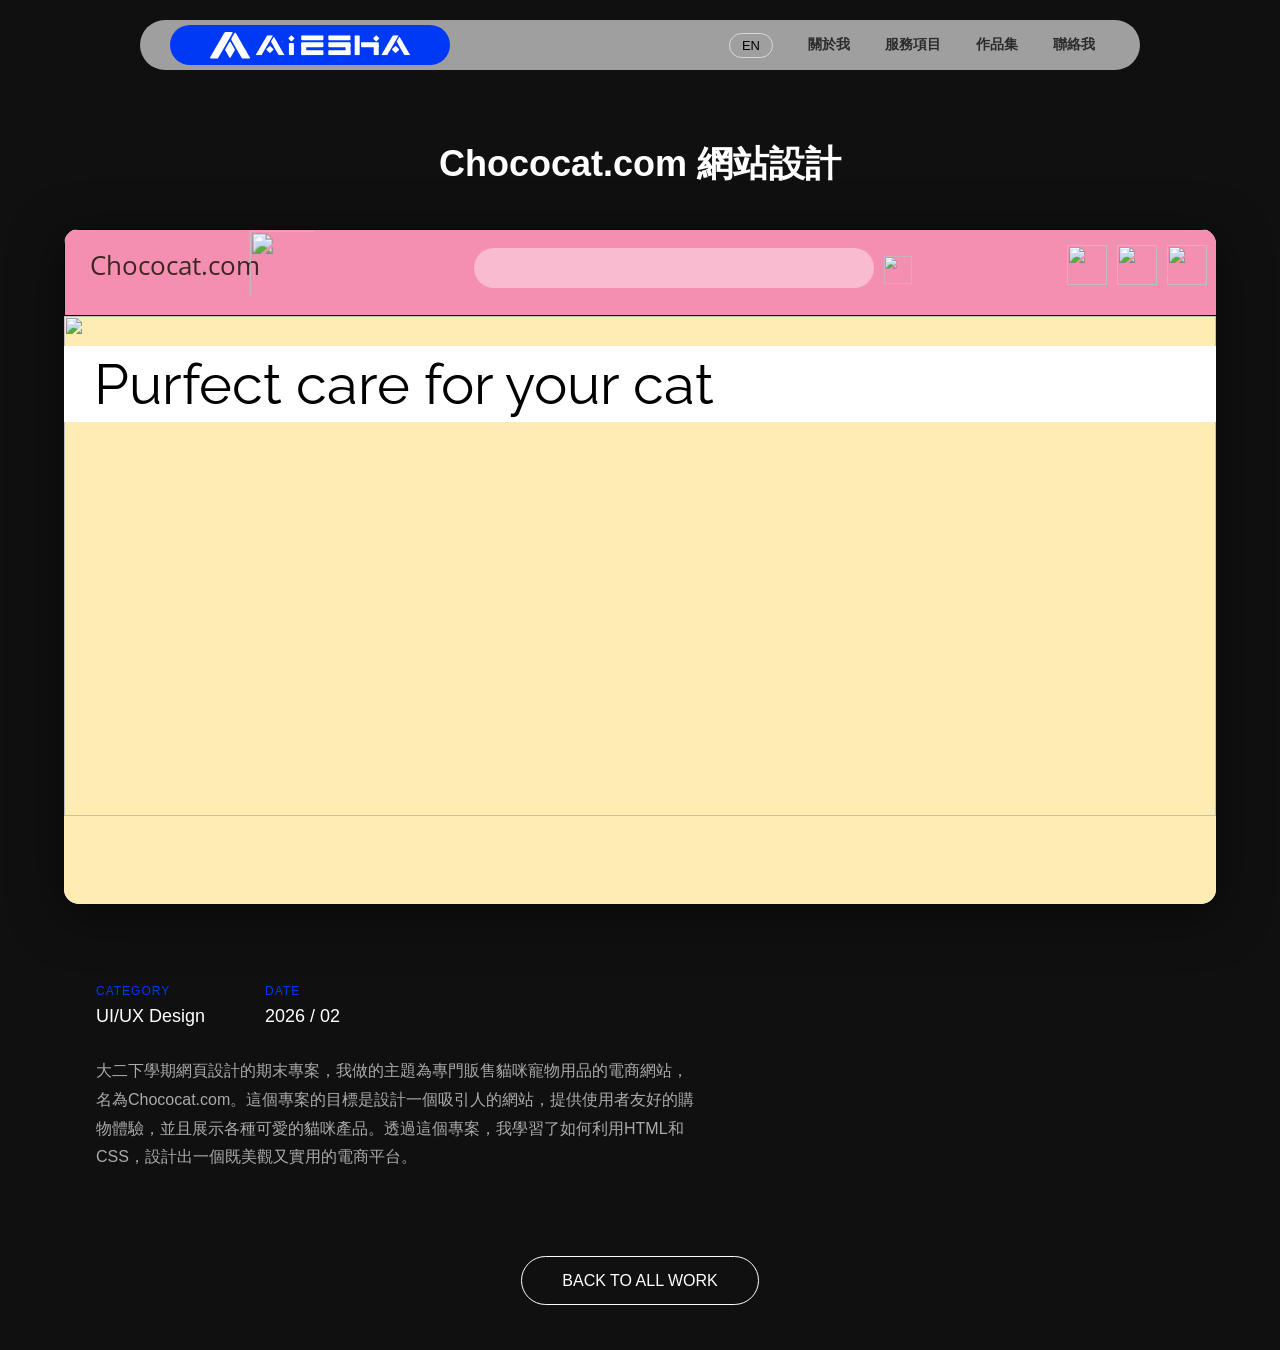
<file: project-detail-4.html>
<!DOCTYPE html>
<html lang="zh-Hant">
<head>
    <meta charset="UTF-8">
    <meta name="viewport" content="width=device-width, initial-scale=1.0">
    <title>Project 4 - Chococat.com | AIESHA</title>
    <link rel="stylesheet" href="style.css"> 
    <link href="https://fonts.googleapis.com/css2?family=Italiana&display=swap" rel="stylesheet">
    <style>
        /* 針對此頁面的微調 */
        .detail-page-iframe {
            padding-top: 100px; /* 預留給固定 Navbar 的空間 */
            background-color: #101010;
        }

        .project-header-simple {
            padding: 40px 0;
            text-align: center;
            color: white;
        }

        .project-header-simple h1 {
            font-family: 'Italiana', serif;
            font-size: 36px;
        }

        /* 內嵌視窗容器 */
        .iframe-container {
            width: 90%;
            max-width: 1200px;
            height: 75vh; /* 視窗高度佔螢幕 75% */
            margin: 0 auto 40px auto;
            border-radius: 15px;
            overflow: hidden; /* 確保圓角效果 */
            background: #fff;
            box-shadow: 0 10px 50px rgba(0,0,0,0.5);
        }

        iframe {
            width: 100%;
            height: 100%;
            border: none;
        }

        .detail-footer {
            padding: 60px 0;
            text-align: center;
        }
    </style>
</head>
<body class="subpage-body">

<header class="header-wrapper">
    <div class="navbar-container">
        <nav class="navbar">
            <div id="nav-indicator"></div>

            <a href="index.html" id="logo-button" class="nav-logo">
                <img src="assets/logo.svg" alt="AIESHA Logo" class="main-logo">
            </a>

            <div class="nav-menu-wrapper">
                <button id="lang-switch" class="lang-switch-btn">EN</button>
                    <a href="index.html#about" class="nav-link">
                        <span class="lang-en">About Me</span>
                        <span class="lang-zh">關於我</span>
                    </a>
                    <a href="index.html#service" class="nav-link">
                        <span class="lang-en">Service</span>
                        <span class="lang-zh">服務項目</span>
                    </a>
                
                    <a href="index.html#my-work" class="nav-link">
                        <span class="lang-en">My Work</span>
                        <span class="lang-zh">作品集</span>
                    </a>
                    <a href="index.html#contact" class="nav-link">
                        <span class="lang-en">Contact</span>
                        <span class="lang-zh">聯絡我</span>
                    </a>
            </div>

            <div class="mobile-controls">
                <button id="lang-switch-mobile" class="mobile-lang-btn">EN</button>
                <div class="hamburger-menu" id="hamburger-toggle">
                    <span></span>
                    <span></span>
                    <span></span>
                </div>
            </div>
        </nav>
    </div>
</header>

    <main class="detail-page-iframe">
        <div class="project-header-simple">
            <h1 class="detail-title lang-en">Chococat.com Web Design</h1>
            <h1 class="detail-title lang-zh">Chococat.com 網站設計</h1>
        </div>

        <div class="iframe-container">
            <iframe src="assets/chococat/index.html" title="Chococat Project"></iframe>
        </div>

        <section class="detail-info-bottom">
            <div class="container">
                <div class="detail-meta">
                    <div class="meta-item">
                        <span>Category</span>
                        <p>UI/UX Design</p>
                    </div>
                    <div class="meta-item">
                        <span>Date</span>
                        <p>2026 / 02</p>
                    </div>
                </div>
                <p class="detail-description lang-en">
                    A final project for the web design course in the second semester of sophomore year, I created an e-commerce website specializing in cat pet supplies, named Chococat.com. The goal of this project was to design an attractive website that provides a user-friendly shopping experience and showcases various cute cat products. Through this project, I learned how to use HTML and CSS to create a visually appealing and functional e-commerce platform.
                </p>
                <p class="detail-description lang-zh">
                    大二下學期網頁設計的期末專案，我做的主題為專門販售貓咪寵物用品的電商網站，名為Chococat.com。這個專案的目標是設計一個吸引人的網站，提供使用者友好的購物體驗，並且展示各種可愛的貓咪產品。透過這個專案，我學習了如何利用HTML和CSS，設計出一個既美觀又實用的電商平台。
                </p>
            </div>
        </section>

        <section class="detail-footer">
            <a href="index.html#my-work" class="back-to-work">BACK TO ALL WORK</a>
        </section>
    </main>

    <script src="script.js"></script>
</body>
</html>
</file>
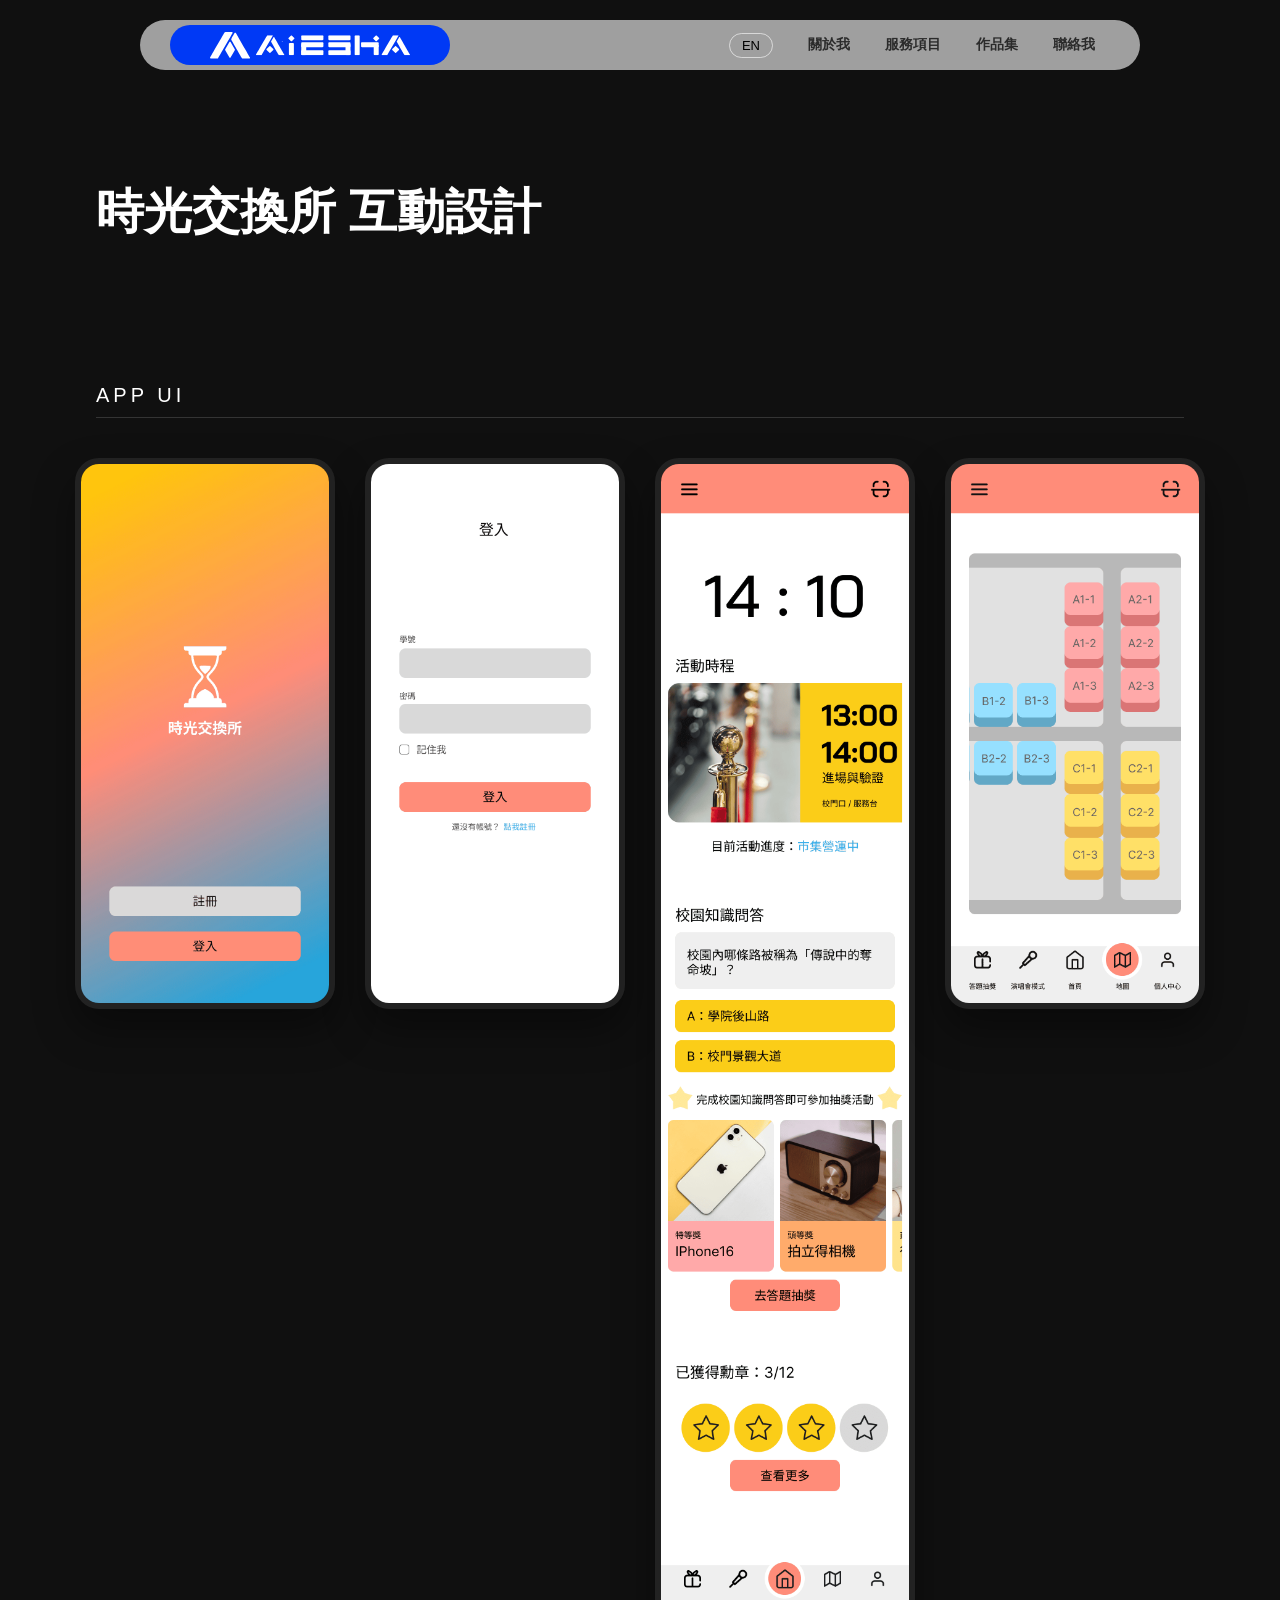
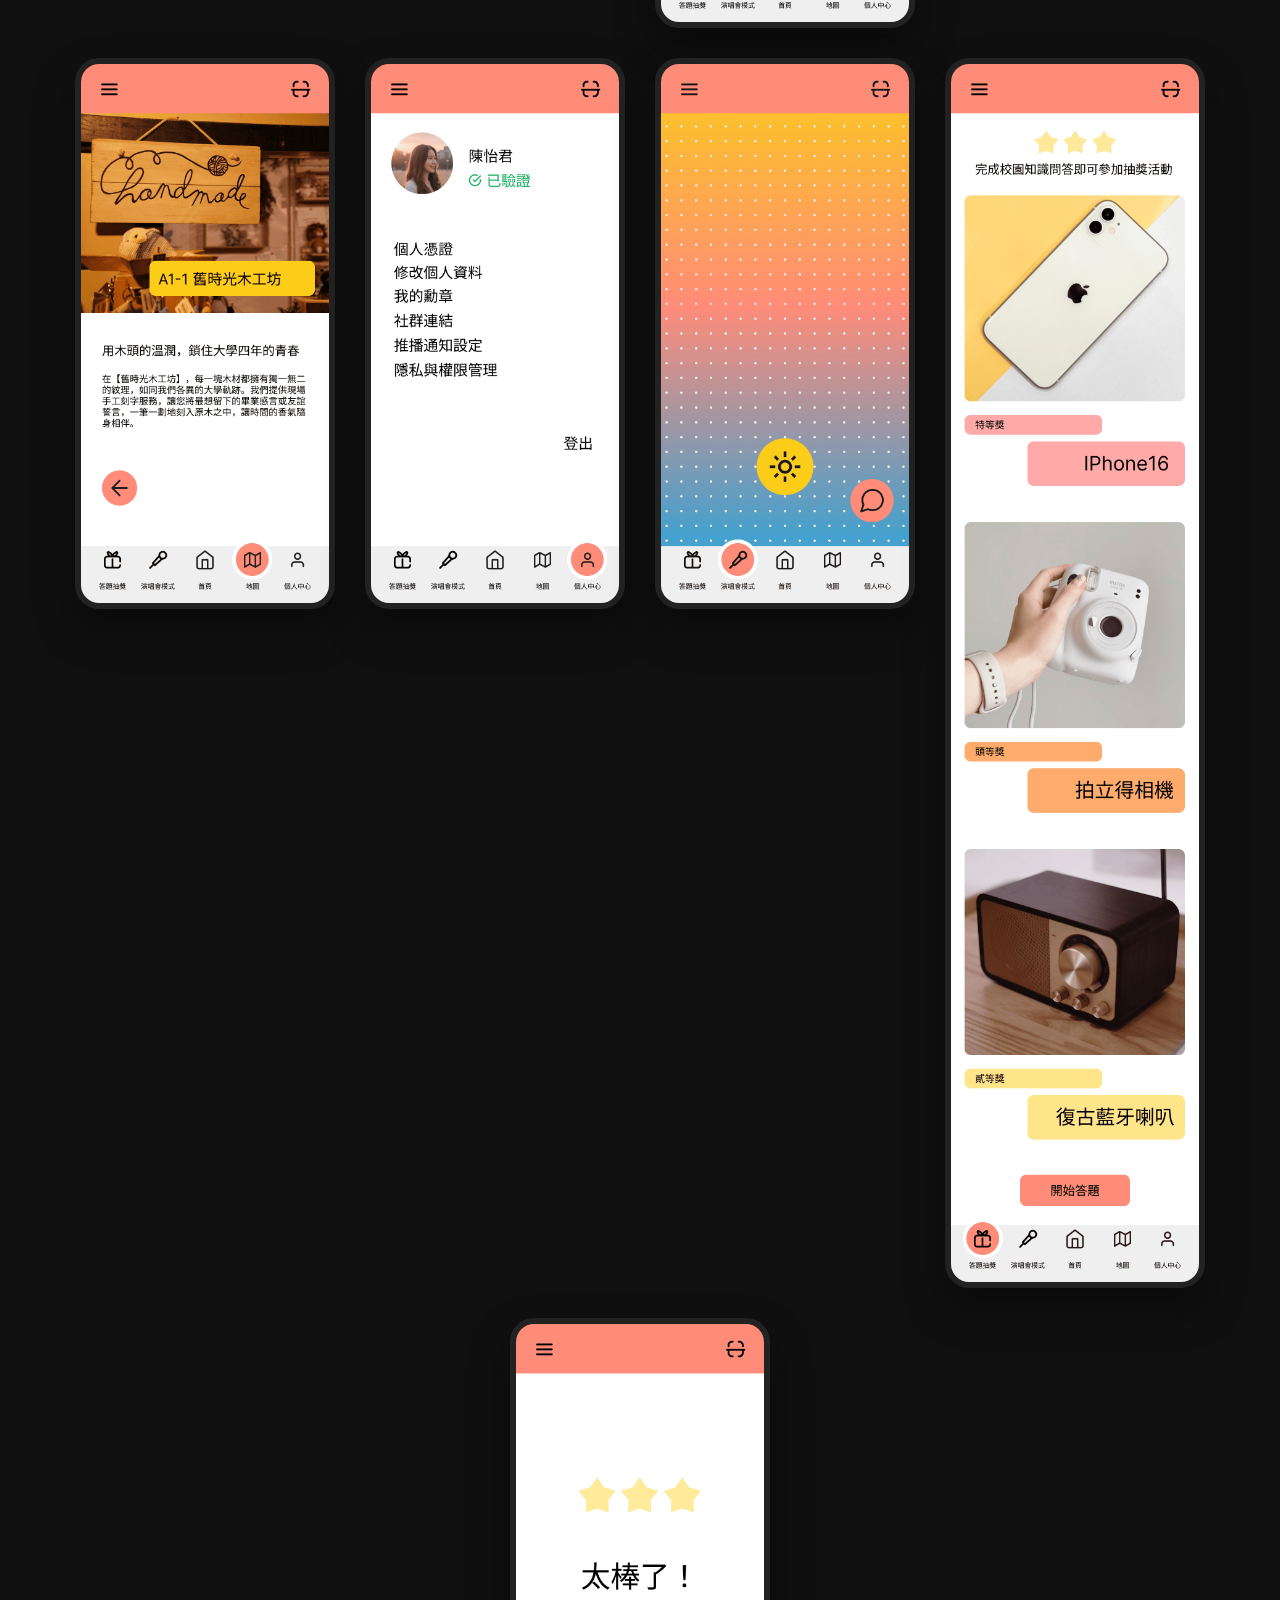
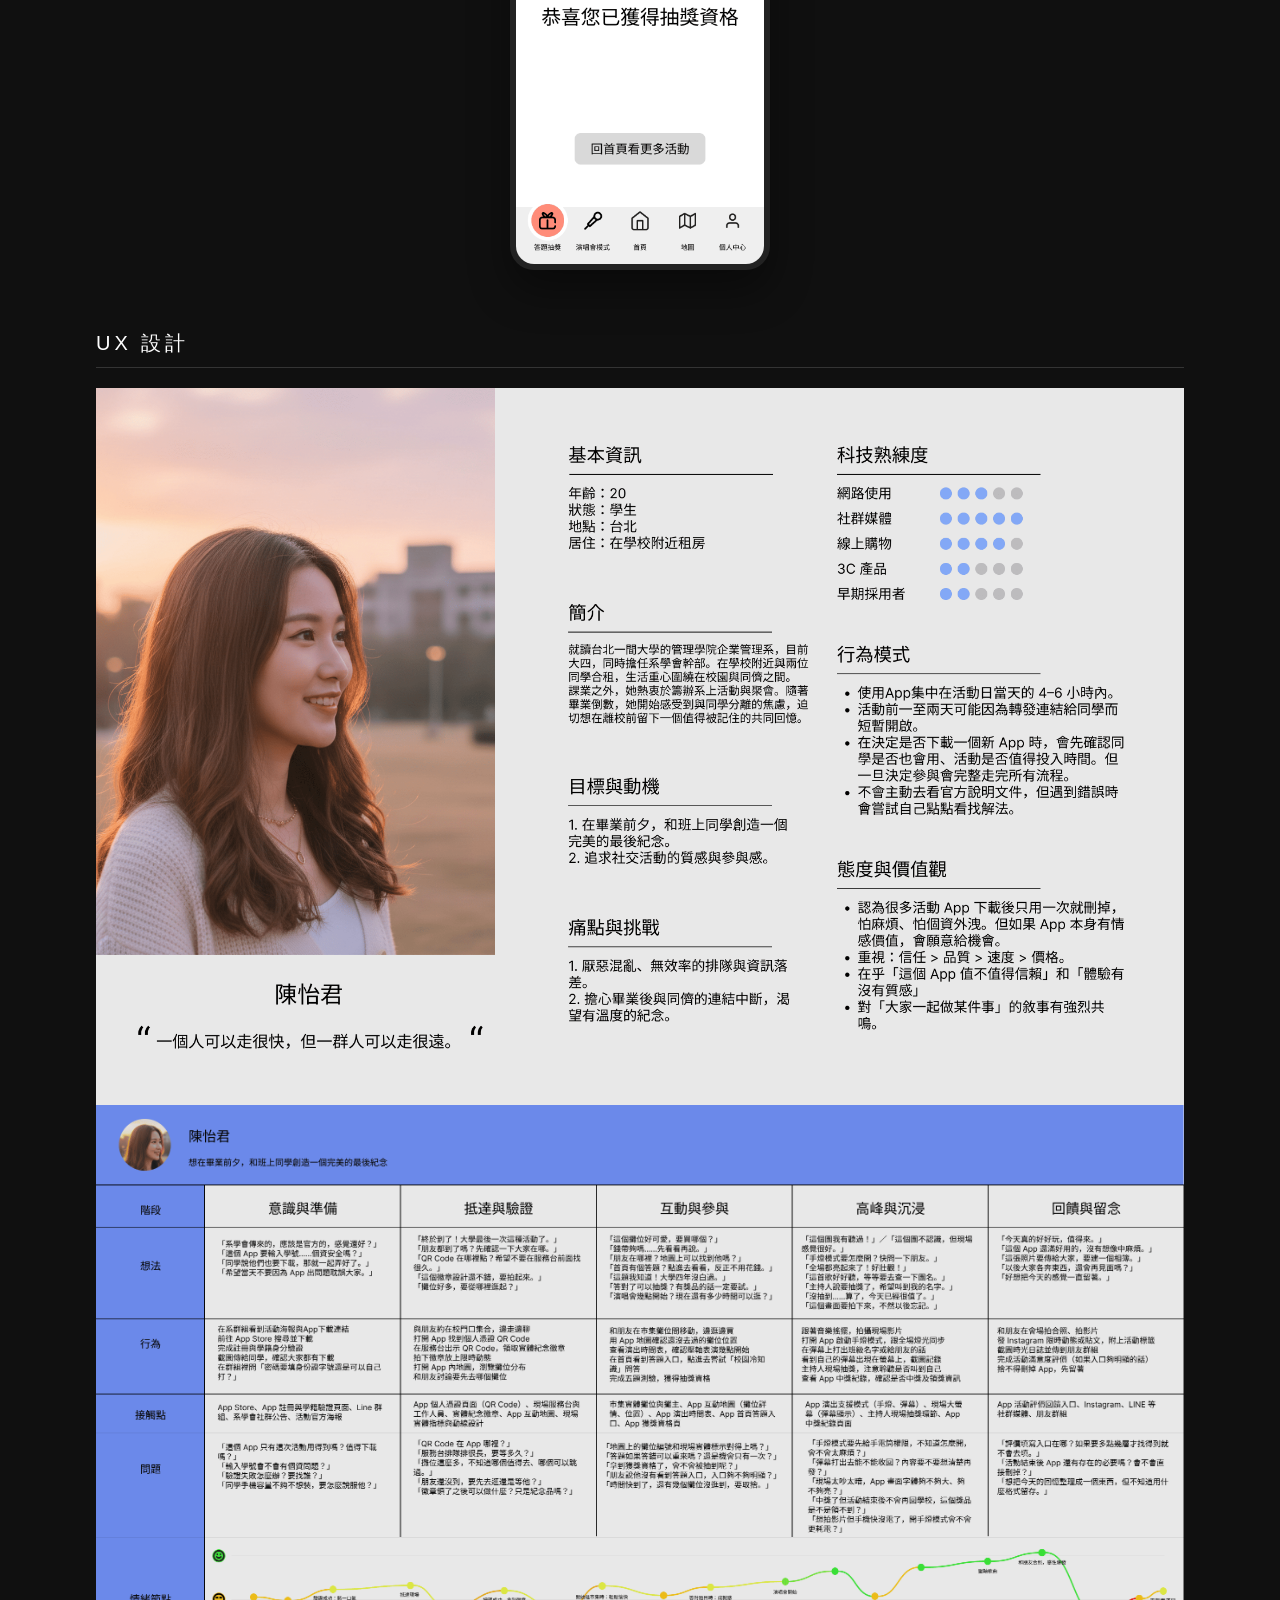
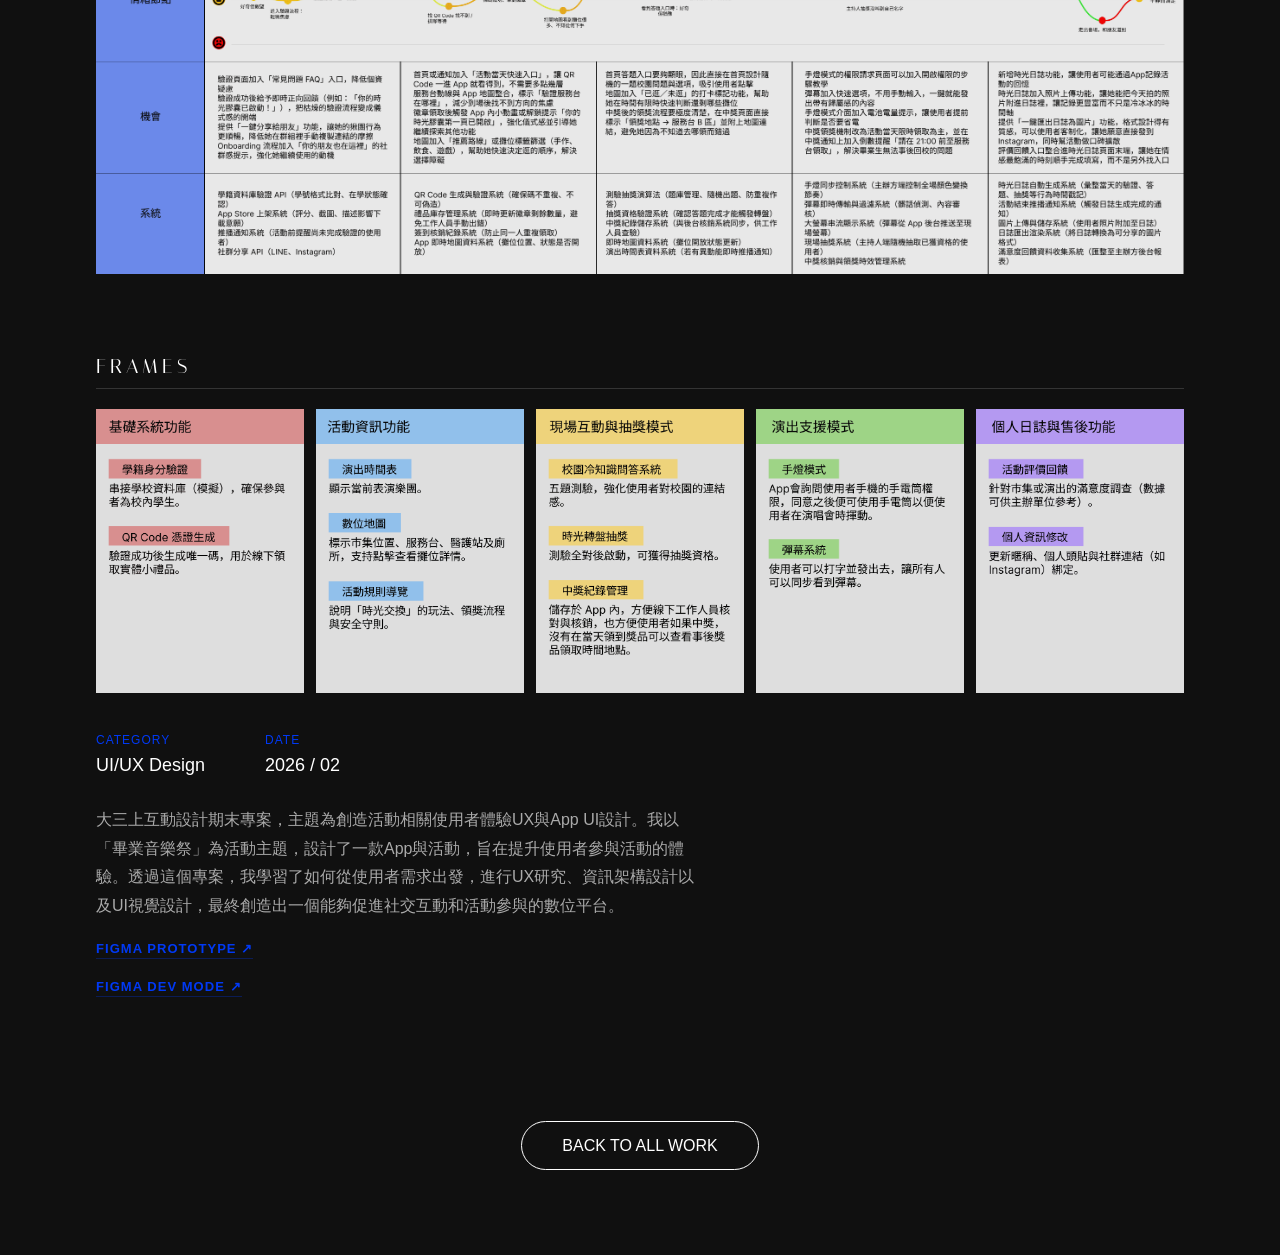
<file: project-detail.html>
<!DOCTYPE html>
<html lang="zh-Hant">
<head>
    <meta charset="UTF-8">
    <meta name="viewport" content="width=device-width, initial-scale=1.0">
    <title>Project Detail | AIESHA</title>
    <link rel="stylesheet" href="style.css">
    <link href="https://fonts.googleapis.com/css2?family=Italiana&display=swap" rel="stylesheet">
</head>
<body class="subpage-body">

<header class="header-wrapper">
    <div class="navbar-container">
        <nav class="navbar">
            <div id="nav-indicator"></div>

            <a href="index.html" id="logo-button" class="nav-logo">
                <img src="assets/logo.svg" alt="AIESHA Logo" class="main-logo">
            </a>

            <div class="nav-menu-wrapper">
                <button id="lang-switch" class="lang-switch-btn">EN</button>
                    <a href="index.html#about" class="nav-link">
                        <span class="lang-en">About Me</span>
                        <span class="lang-zh">關於我</span>
                    </a>
                    <a href="index.html#service" class="nav-link">
                        <span class="lang-en">Service</span>
                        <span class="lang-zh">服務項目</span>
                    </a>
                
                    <a href="index.html#my-work" class="nav-link">
                        <span class="lang-en">My Work</span>
                        <span class="lang-zh">作品集</span>
                    </a>
                    <a href="index.html#contact" class="nav-link">
                        <span class="lang-en">Contact</span>
                        <span class="lang-zh">聯絡我</span>
                    </a>
            </div>

            <div class="mobile-controls">
                <button id="lang-switch-mobile" class="mobile-lang-btn">EN</button>
                <div class="hamburger-menu" id="hamburger-toggle">
                    <span></span>
                    <span></span>
                    <span></span>
                </div>
            </div>
        </nav>
    </div>
</header>

    <main class="detail-page">
        <section class="detail-header">
            <div class="container">
                <h1 class="detail-title lang-en">Time Exchange Store - Interactive Design</h1>
                <h1 class="detail-title lang-zh">時光交換所 互動設計</h1>
            </div>
        </section>

        <section class="detail-gallery">
            <div class="gallery-title lang-en">App UI</div>
            <div class="gallery-title lang-zh">App UI</div>
            <div class="app-grid">
                <img src="assets/p_1/01.png" class="app-image" alt="Work 01">
                <img src="assets/p_1/02.png" class="app-image" alt="Work 02">
                <img src="assets/p_1/03.png" class="app-image long-screen" alt="Long Page 01">
                <img src="assets/p_1/04.png" class="app-image" alt="Work 03">
                <img src="assets/p_1/05.png" class="app-image" alt="Work 04">
                <img src="assets/p_1/06.png" class="app-image" alt="Work 05">
                <img src="assets/p_1/07.png" class="app-image" alt="Work 06">
                <img src="assets/p_1/08.png" class="app-image long-screen" alt="Long Page 02">
                <img src="assets/p_1/09.png" class="app-image" alt="Work 07">
            </div>

            <div class="gallery-title lang-en">UX Design</div>
            <div class="gallery-title lang-zh">UX 設計</div>
            <div class="gallery-container">
                <img src="assets/p_1/Persona1.png" alt="Work 08">
                <img src="assets/p_1/use_map.png" alt="Work 09">
            </div>

            <h2 class="gallery-title">Frames</h2>
            <div class="gallery-container frames-row">
                <img src="assets/p_1/Frame 11.png" alt="Work 10">
                <img src="assets/p_1/Frame 12.png" alt="Work 11">
                <img src="assets/p_1/Frame 13.png" alt="Work 12">
                <img src="assets/p_1/Frame 14.png" alt="Work 13">
                <img src="assets/p_1/Frame 15.png" alt="Work 14">
            </div>
        </section>

        <section class="detail-info-bottom">
            <div class="container">
                <div class="detail-meta">
                    <div class="meta-item">
                        <span>Category</span>
                        <p>UI/UX Design</p>
                    </div>
                    <div class="meta-item">
                        <span>Date</span>
                        <p>2026 / 02</p>
                    </div>
                </div>
                <p class="detail-description lang-en">
                    Third-year interactive design course final project, focused on creating user experience (UX) and app UI design related to events. I chose "Graduation Music Festival" as the event theme and designed an app and event to enhance users' experience of participating in the event. Through this project, I learned how to start from user needs, conduct UX research, information architecture design, and UI visual design, ultimately creating a digital platform that promotes social interaction and event participation.
                </p>
                <p class="detail-description lang-zh">
                    大三上互動設計期末專案，主題為創造活動相關使用者體驗UX與App UI設計。我以「畢業音樂祭」為活動主題，設計了一款App與活動，旨在提升使用者參與活動的體驗。透過這個專案，我學習了如何從使用者需求出發，進行UX研究、資訊架構設計以及UI視覺設計，最終創造出一個能夠促進社交互動和活動參與的數位平台。
                </p>
                <p>
                <a href="https://www.figma.com/proto/mFnO7sorUmopfRjNyys9h3/%E4%BA%92%E5%8B%95%E6%B4%BB%E5%8B%95?t=2PxbolalI1pWjdtb-1" target="_blank" rel="noopener noreferrer" class="project-link">Figma Prototype ↗</a>
                </p>

                <p>
                <a href="https://www.figma.com/design/mFnO7sorUmopfRjNyys9h3/%E4%BA%92%E5%8B%95%E6%B4%BB%E5%8B%95?m=dev&t=2PxbolalI1pWjdtb-1" target="_blank" rel="noopener noreferrer" class="project-link">Figma Dev Mode ↗</a>
                </p>
            </div>
        </section>

        <section class="detail-footer">
            <a href="index.html#my-work" class="back-to-work">BACK TO ALL WORK</a>
        </section>
    </main>

    <script src="script.js"></script>
</body>
</html>
</file>
<file: style.css>
/* 基礎重設 */
* {
    margin: 0;
    padding: 0;
    box-sizing: border-box;
}

html, body {
    background-color: #101010;
    font-family: 'Arial', 'Noto Sans TC', sans-serif;
    overflow-x: hidden;
    max-width: 100%;
}

h2{
    font-size: 42px;
    color: white;
    padding: 40px 0;
    font-family: 'Italiana', 'Noto Sans TC', serif;
    text-transform: uppercase; /* 視需求決定是否轉為大寫 */
    font-weight: normal;
}

:root {
    --primary-blue: #0039F5;
    --bg-dark: #101010;
    --text-white: #ffffff;
    --transition-smooth: all 0.4s cubic-bezier(0.25, 1, 0.5, 1);
}

html {
    scroll-behavior: smooth;
}

/* 1. 基礎語言隱藏（加上 !important 確保不被後續 layout 影響） */
.lang-en, .lang-zh { display: none; }

/* 2. 預設模式（非英文模式）：顯示中文 */
body.en-mode .lang-en { display: block; }
body:not(.en-mode) .lang-zh { display: block; }

/* 若是 Flex 容器則需對應修改 */
body.en-mode .work-overlay.lang-en,
body:not(.en-mode) .work-overlay.lang-zh {
    display: flex;
}

/* Header 樣式 */
.navbar {
    position: relative;
    display: flex;
    align-items: center;
    justify-content: space-between; /* 改為兩端對齊 */
    width: 100%;
    padding: 0 20px;
    gap: 15px;
}

/* 讓整體 header 區域固定在頂部 */
.header-wrapper {
    position: fixed;
    top: 20px;
    left: 0;
    width: 100%;
    z-index: 1000;
    pointer-events: none; /* 讓容器不阻擋下方點擊，內層元件再開回來 */
    display: flex;
    justify-content: center; /* 讓主選單置中 */
    align-items: center;
    padding: 0 40px; /* 左右留間距 */
}

/* 主選單容器 */
.navbar-container {
    pointer-events: auto; /* 開啟點擊 */
    width: fit-content; /* 寬度根據內容自適應 */
    min-width: 1000px;
    height: 50px;
    padding: 5px 10px;
    background: rgba(255, 255, 255, 0.6);
    backdrop-filter: blur(15px);
    -webkit-backdrop-filter: blur(15px);
    border-radius: 30px;
    display: flex;
    justify-content: center;
    align-items: center;
}

.nav-link, .logo-text {
    position: relative;
    z-index: 5; /* 提高層級，確保在藍色塊上面 */
    text-decoration: none;
    font-size: 15px;
    font-weight: 600;
    color: #101010; /* 預設為黑色 */
    transition: color 0.3s ease;
    white-space: nowrap;
    min-width: fit-content;
}

/* 修正文字偏上的問題 */
.nav-link {
    padding: 8px 15px;
    font-size: 14px;
    color: #2b2b2b;
    z-index: 5;
    text-decoration: none;
}

/*logo*/
/* 修正 LOGO 容器 */
.nav-logo {
    cursor: pointer;
    position: relative;
    padding: 0 40px;
    z-index: 2;
    display: flex;
    text-decoration: none;
    align-items: center;
    justify-content: center;
    flex: 0 0 auto; /* LOGO 不伸縮 */
}

.logo-text {
    font-family: 'Italiana', serif;
    color: white;
    font-size: 20px;
    z-index: 2;
    position: relative;
}

.logo-box {
    display: flex;
    align-items: center;
    justify-content: center;
}

.main-logo {
    width: 200px;  
    height: auto;  
    display: block;
    position: relative;
    z-index: 3;
    /* 預設維持深色或原本顏色 */
    filter: brightness(0) saturate(100%) invert(16%) sepia(89%) saturate(6053%) hue-rotate(231deg) brightness(98%) contrast(105%);
    transition: all 0.3s ease;
}

/* Active 狀態：維持純白 */
#logo-button.active .main-logo {
    filter: brightness(0) invert(1) !important; /* 變白色 */
}

/* 滑動長方形 (Selected Indicator) */
#nav-indicator {
    position: absolute;
    height: 40px; /* 統一高度 */
    background-color: var(--primary-blue);
    border-radius: 20px;
    z-index: 1;
    transition: var(--transition-smooth);
    pointer-events: none;
}

/* 電腦版語系按鈕樣式 */
.lang-switch-btn {
    background: transparent;
    border: 1px solid rgba(255, 255, 255, 0.6);
    color: black;
    padding: 4px 12px;
    border-radius: 20px;
    font-size: 13px;
    cursor: pointer;
    font-family: 'Arial', sans-serif;
    transition: var(--transition-smooth);
    margin-right: 15px; /* 根據排版調整間距 */
}

.lang-switch-btn:hover {
    background: white;
    color: black;
    border-color: white;
}

/* 當被選中時，文字變白色才清晰 */
.nav-link.active, .nav-logo.active .logo-text {
    color: #ffffff !important; /* 強制變白 */
}

/* --- 桌機版基礎微調 (確保原本 layout 不動) --- */
.nav-menu-wrapper {
    display: flex;
    align-items: center;
    gap: 5px;
}
.mobile-controls { display: none; } /* 桌機隱藏手機控制項 */

/* --- 手機版 --- */
@media (max-width: 768px) {
    .header-wrapper {
        top: 4px;
        left: 0;
        right: 0;
        width: 100%;
        padding: 0 8px;
        z-index: 1000;
        pointer-events: none;
        box-sizing: border-box;
    }

    .lang-switch-btn {
        display: none;
    }

    .navbar-container {
        background: rgba(255, 255, 255, 0.6); 
        backdrop-filter: blur(15px);
        -webkit-backdrop-filter: blur(15px);
        width: 100%;
        max-width: 100%;
        min-width: 0;
        height: auto;
        min-height: 50px;
        border-radius: 26px;
        padding: 6px 10px;
        pointer-events: auto;
        display: flex;
        align-items: center;
        box-sizing: border-box;
    }

    .navbar {
        padding: 0;
        width: 100%;
        display: flex;
        justify-content: space-between;
        align-items: center;
        box-sizing: border-box;
        gap: 0;
    }

    .nav-logo {
        padding: 6px 12px;
        background-color: var(--primary-blue);
        border-radius: 20px;
        transform: none;
        flex-shrink: 0;
        max-width: 60%;
    }
    
    .main-logo {
        width: 80px;
        height: auto;
        display: block;
        filter: brightness(0) invert(1) !important;
    }

    #nav-indicator { display: none !important; }

    .mobile-controls {
        display: flex;
        align-items: center;
        gap: 10px;
        flex-shrink: 0;
    }

    .mobile-lang-btn {
        background: none;
        border: 1px solid #101010;
        border-radius: 15px;
        padding: 2px 8px;
        font-size: 13px;
        font-weight: bold;
        cursor: pointer;
        white-space: nowrap;
    }

    .hamburger-menu {
        width: 18px;
        height: 12px;
        margin: 0 4px 0 0;
        display: flex;
        flex-direction: column;
        justify-content: space-between;
        cursor: pointer;
        flex-shrink: 0;
    }

    .hamburger-menu span {
        display: block;
        width: 100%;
        height: 2px;
        background-color: #101010;
        transition: 0.3s;
    }

    .nav-menu-wrapper {
    display: none;
    position: fixed;
    top: 65px;
    left: 8px;
    right: 8px;
    width: calc(100% - 16px);
    background: rgba(255, 255, 255, 0.6); 
    backdrop-filter: blur(15px);
    -webkit-backdrop-filter: blur(15px);
    flex-direction: column;
    padding: 10px;
    border-radius: 20px;
    box-shadow: 0 10px 30px rgba(0,0,0,0.1);
    z-index: 999;
    box-sizing: border-box;
    }

    .nav-menu-wrapper.active {
        display: flex;
    }

    .nav-group {
        flex-direction: column;
        width: 100%;
        gap: 10px;
    }

    .nav-link {
        font-size: 18px;
        padding: 15px;
        width: 100%;
        text-align: center;
    }

    .nav-link.active {
    color: var(--primary-blue) !important;
    }

    .lang-btn-container {
        display: none;
    }
}

/* 獨立按鈕容器：定位在最右邊 */
.lang-btn-container {
    pointer-events: auto;
    position: fixed; /* 相對於 .header-wrapper 定位 */
    right: 40px;       /* 距離右側距離 */
    top: 20px;
    height: 60px;
    width: 60px;
    background: rgba(255, 255, 255, 0.6);
    backdrop-filter: blur(15px);
    -webkit-backdrop-filter: blur(15px);
    border-radius: 50%;
    display: flex;
    justify-content: center;
    align-items: center;
    transition: all 0.3s ease;
    z-index: 1100;
    border: 1px solid rgba(255, 255, 255, 0.2);
}

/* 按鈕樣式 */
.lang-btn {
    background: transparent; /* 背景透明，因為容器已有磨砂 */
    border: none;
    color: #101010;
    cursor: pointer;
    font-size: 14px;
    font-weight: 700;
    width: 100%;
    height: 100%;
    border-radius: 50%;
    transition: all 0.3s ease;
    z-index: 1101;
}

.lang-btn-container:hover {
    background: #0039F5;
}
.lang-btn-container:hover .lang-btn {
    color: white;
}

.hero {
    height: 1000px;
    display: flex;
    justify-content: center;
    align-items: center;
}

.hero-image-wrapper {
    width: 100%;
    display: flex;
    justify-content: center;
    align-items: center;
    /* overflow: hidden; 如果你想讓影片不要超出 862px 可以加這行 */
}

.hero-container {
    position: relative;
    width: 530px;
    text-align: center;
    display: flex;
    flex-direction: column;
    align-items: center;
    justify-content: center;
}

.hero-img {
    width: 100%;
    height: 100%;
    max-width: 530px;
    object-fit: cover;
    height: auto;
    display: block;
}

/* 提高圖片渲染性能 */
.work-image-box img {
    will-change: transform; /* 告訴瀏覽器準備進行動畫優化 */
}

.hero-title {
    position: absolute;
    top: 50%;
    left: 50%;
    transform: translate(-50%, -50%);
    z-index: 10;
    color: white;
    font-family: 'Italiana', 'Noto Sans TC', serif;
    font-size: clamp(80px, 15vw, 300px);
    pointer-events: none; /* 讓滑鼠點擊可以穿透文字 */
    white-space: nowrap; /* 文字不換行 */
}

@media (max-width: 768px) {
    .hero {
        height: 100dvh;  
        padding: 80px 0;
    }
    
    .hero-container {
        width: 90%;
        max-width: 240px;
    }

    .hero-title {
        font-size: clamp(40px, 10vw, 94px);
    }
}

.about-section {
    width: 100%;
    height: 765px;
    background-color: #333333;
    display: flex;
    justify-content: center;
    align-items: center;
    overflow: hidden;
}

.about-container {
    width: 100%;
    max-width: 1280px; 
    height: 100%;
    display: flex;
    align-items: center;
}

/* 左側文字區 */
.about-content {
    flex: 1;
    padding-left: 10%;
    padding-right: 5%;
    display: flex;
    flex-direction: column;
    justify-content: center;
    z-index: 2;
}

.about-section h2.about-title {
    font-size: 40px;
    color: #ffffff;
    padding: 0; /* 移除全域的 100px padding */
    margin-bottom: 40px;
    letter-spacing: 2px;
}

.about-description {
    font-size: 16px;
    line-height: 1.8;
    color: #cccccc;
    max-width: 450px;
}

/* 右側圖片區 */
.about-image {
    flex: 1;
    height: 100%;
}

.about-image img {
    width: 100%;
    height: 100%;
    object-fit: cover; /* 確保圖片填滿右半部且不變形 */
    display: block;
}

/* 手機版響應式 */
@media (max-width: 768px) {
    .about-section {
        height: auto;
        padding: 80px 0;
    }
    
    .about-container {
        flex-direction: column;
    }

    .about-content {
        padding: 0 40px;
        order: 2; /* 文字排到下面 */
        margin-top: 40px;
    }

    .about-image {
        width: 100%;
        height: 400px;
        order: 1; /* 圖片排到上面 */
    }
    
    .about-section h2.about-title {
        font-size: 40px;
    }
}
/* Service 區塊 - 使用 Grid 重新設計 */
.service-section {
    width: 100%;
    background-color: #101010;
    padding: 100px 5%; /* 使用百分比 padding 增加縮放彈性 */
}

.service-container {
    width: 100%;
    max-width: 1200px;
    margin: 0 auto;
}

.service-main-title {
    font-size: clamp(48px, 8vw, 64px); /* 字體大小隨螢幕自動縮放 */
    color: white;
    margin-bottom: 60px;
    padding: 0 !important;
}

/* 網格核心設定 */
.service-grid {
    display: grid;
    grid-template-columns: repeat(12, 1fr); /* 這裡原本寫錯了 */
    grid-template-areas: 
        "blue blue blue blue blue blue blue blue tall tall tall tall"
        "light light light light light dark dark dark tall tall tall tall";
    gap: 20px;
}

/* 卡片通用設定 */
.service-card {
    padding: 40px;
    color: white;
    min-height: 280px;
    display: flex;
    flex-direction: column;
    justify-content: flex-start;
    border-radius: 4px;
    transition: transform 0.3s ease;
}

.service-card:hover {
    transform: scale(1.02);
}

.service-card h3 {
    font-size: 26px;
    margin-bottom: 15px;
}

.service-card p {
    font-size: 14px;
    line-height: 1.6;
    opacity: 0.9;
}

/* 分配各卡片在網格中的位置 */
.card-blue { 
    grid-area: blue; 
    background-color: #0034e0; 
}
.card-tall-gray { 
    grid-area: tall; 
    background-color: #7f7f7f; 
}
.card-light-gray { 
    grid-area: light; 
    background-color: #d9d9d9; 
    color: #000; 
}
.card-light-gray h3 { color: #000; }

.card-dark-gray { 
    grid-area: dark; 
    background-color: #4d4d4d; 
}

/* --- 響應式設定 --- */

/* 平板模式：改為兩欄 */
@media (max-width: 1024px) {
    .service-grid {
        grid-template-areas: 
            "blue blue"
            "light dark"
            "tall tall";
        grid-template-columns: 1fr 1fr;
    }
}

/* 手機模式：改為單欄直排 */
@media (max-width: 768px) {
    .service-grid {
        display: flex;
        flex-direction: column;
    }
    .service-card {
        min-height: auto;
    }

    .service-main-title {
        font-size: 40px;
    }
}

/* My Work 區塊容器 */
.work-section {
    width: 100%;
    background-color: #101010;
    padding: 100px 0;
    min-height: 1440px;
    display: flex;
    justify-content: center;
}

.work-container {
    width: 90%;
    max-width: 1280px;
    display: flex;
    flex-direction: column;
}

.work-main-title {
    font-size: 64px;
    color: white;
    margin-bottom: 80px;
    padding: 0 !important; /* 確保不被全域 h2 影響 */
}

/* 作品網格 - 2x2 佈局 */
.work-grid {
    display: grid;
    grid-template-columns: repeat(2, 1fr); /* 兩列等寬 */
    gap: 180px 34px; /* 上下間距較大，左右間距較小 */
    margin-bottom: 100px;
}

.work-item {
    display: flex;
    flex-direction: column;
    gap: 20px;
}

/* 作品圖片容器 */
.work-image-box {
    position: relative;
    width: 100%;
    height: 345px;
    background-color: #d9d9d9;
    border-radius: 10px;
    overflow: hidden;
    cursor: pointer;
}

.work-image-box img {
    width: 100%;
    height: 100%;
    object-fit: cover;
    transition: transform 0.5s ease;
}

/* 懸停效果：圖片放大與遮罩出現 */
.work-image-box:hover img {
    transform: scale(1.1);
}

.work-overlay {
    position: absolute; /* 確保它覆蓋整個父容器 */
    top: 0;
    left: 0;
    width: 100%;
    height: 100%;
    background: rgba(0, 57, 245, 0.6); 
    color: white;
    
    /* 核心居中設定 */
    display: flex;
    justify-content: center;
    align-items: center;
    
    font-size: 20px;
    font-weight: 600;
    opacity: 0;
    transition: opacity 0.3s ease;
    pointer-events: none; /* 避免文字干擾滑鼠點擊 */
}

.work-image-box:hover .work-overlay {
    opacity: 1;
}

/* 作品文字資訊 */
.work-info {
    font-family: 'Inter', 'Noto Sans TC', sans-serif;
    font-size: 24px;
    color: white;
}

/* See More 按鈕樣式 */
.see-more-container {
    display: none; /* 未來有更多作品時才顯示按鈕 display: flex */
    justify-content: center;
    margin-top: 50px;
}

.see-more-btn {
    display: inline-block;
    width: 301px;
    height: 58px;
    background-color: #0039f5;
    color: white;
    text-align: center;
    line-height: 58px;
    text-decoration: none;
    font-family: 'Inter', 'Noto Sans TC', sans-serif;
    font-size: 26px;
    border-radius: 10px;
    transition: background-color 0.3s ease, transform 0.2s ease;
}

.see-more-btn:hover {
    background-color: #002dbb;
    transform: translateY(-5px);
}

/* 響應式：手機版變單列 */
@media (max-width: 1024px) {
    .work-grid {
        grid-template-columns: 1fr;
        gap: 60px;
    }
    
    .work-image-box {
        height: 250px;
    }

    .work-main-title {
        font-size: 40px;
    }
}

/* 子頁面背景 */
.subpage-body {
    background-color: #101010;
    margin: 0;
    padding: 0;
}

.portfolio-page {
    padding: 150px 0 100px; /* 預留 Navbar 空間 */
}

.container {
    width: 90%;
    max-width: 1200px;
    margin: 0 auto;
}

.page-title {
    font-family: 'Italiana', serif;
    font-size: 64px;
    color: white;
    margin-bottom: 60px;
    text-transform: uppercase;
}

/* 核心網格系統 */
.portfolio-grid {
    display: grid;
    grid-template-columns: repeat(3, 1fr) !important; /* 強制三欄 */
    gap: 40px 20px;
    width: 100%;
}

.portfolio-item {
    display: flex;
    flex-direction: column;
}

.item-image-box {
    width: 100%;
    aspect-ratio: 16 / 11; /* 稍微扁一點的比例會讓視覺上覺得變小、變精緻 */
    background-color: #d9d9d9;
    border-radius: 10px;
    overflow: hidden;
    margin-bottom: 15px;
}

.item-image-box img {
    width: 100%;
    height: 100%;
    object-fit: cover;
    transition: transform 0.3s ease;
}

.item-image-box:hover img {
    transform: scale(1.05);
}

.item-info {
    font-family: 'Inter', 'Noto Sans TC', sans-serif;
    font-size: 18px; /* 從 24px 降到 18px，更適合三欄佈局 */
    color: white;
    margin: 0;
}

/* 響應式調整 */

/* 平板版 (Figma < 1280px) */
@media (max-width: 1279px) {
    .portfolio-grid {
        grid-template-columns: repeat(2, 1fr);
        gap: 70px 20px;
    } 
    
    .item-image-box {
        aspect-ratio: 620 / 403;
    }
}

/* 手機版 (Figma < 800px) */
@media (max-width: 799px) {
    .portfolio-grid {
        grid-template-columns: 1fr;
        gap: 50px;
    }
    .page-title {
        font-size: 40px;
        text-align: center;
    }

    .item-image-box {
        aspect-ratio: 310 / 206;
        border-radius: 7px;
    }

    .item-info {
        font-size: 15px;
        text-align: left;
    }
}

/* Contact Section 容器重設 */
.contact-section {
    width: 100%;
    min-height: 800px;
    background-color: #101010;
    padding: 120px 5%;
    display: flex;
    justify-content: center;
    align-items: center;
}

.contact-container {
    width: 100%;
    max-width: 1200px;
    display: grid;
    grid-template-columns: 1.5fr 1fr; /* 分為左側大文字，右側小資訊 */
    gap: 60px;
    position: relative;
}

/* 左側文字 */
.contact-title {
    font-size: 64px;
    font-weight: normal;
    color: white;
    margin-bottom: 40px;
    padding: 0 !important;
}

.contact-spark {
    font-size: 18px;
    line-height: 1.6;
    color: #ffffff;
    opacity: 0.9;
    max-width: 500px;
}

/* 右側導覽與資訊 */
.contact-info-grid {
    display: flex;
    gap: 80px;
}

.info-group h3 {
    font-size: 32px;
    font-weight: 300;
    color: white;
    margin-bottom: 25px;
}

.info-group ul {
    list-style: none;
}

.info-group p, .info-group li {
    font-size: 16px;
    color: white;
    margin-bottom: 12px;
    font-weight: 300;
}

.info-group a {
    color: white;
    text-decoration: none;
    transition: color 0.3s;
}

.info-group a:hover {
    color: #0039F5;
}

/* 社群圖標區 (Frame 6) */
.social-icons {
    grid-column: 1 / -1; /* 橫跨整行 */
    display: flex;
    gap: 20px;
    margin-top: 40px;
}

.social-item {
    position: relative;
    width: 87px;
    height: 87px;
    display: flex;
    align-items: center;
    justify-content: center;
    text-decoration: none;
}

/* 鑽石背景設計 */
.diamond-bg {
    position: absolute;
    width: 62px;
    height: 62px;
    background-color: #4d4d4d;
    border-radius: 10px;
    transform: rotate(45deg);
    transition: background-color 0.3s, transform 0.3s;
    z-index: 1;
}

.social-item img, .social-item svg {
    position: relative;
    z-index: 2;
    width: 42px;
    height: 42px;
}

.social-item:hover .diamond-bg {
    background-color: #0039F5;
    transform: rotate(45deg) scale(1.1);
}

/* --- 響應式設定 --- */

/* 平板 (1024px 以下) */
@media (max-width: 1024px) {
    .contact-container {
        grid-template-columns: 1fr;
    }
    .contact-info-grid {
        gap: 40px;
    }
}

/* 手機 (800px 以下) */
@media (max-width: 800px) {
    .contact-title {
        font-size: 40px;
    }
    .contact-info-grid {
        flex-direction: column;
        gap: 40px;
    }
    .social-icons {
        gap: 12px;
        flex-wrap: wrap;
        justify-content: center;
        padding: 0 16px;
        box-sizing: border-box;
    }

    .social-item {
        width: 72px;
        height: 72px;
    }

    .diamond-bg {
        width: 50px;
        height: 50px;
    }

    .social-item img,
    .social-item svg {
        width: 32px;
        height: 32px;
    }
}

.footer-section {
    height: 70px;
    background: #101010;
    color: white;
    
    display: flex;           
    justify-content: center; 
    align-items: center;    
    
    margin-top: 50px;   
    width: 100%;           
}

.footer-content p {
    font-size: 14px;
    opacity: 0.7;
    margin: 0;            
}

/* 手機版響應式 */
@media (max-width: 800px) {
    .hero-title {
        font-size: 94px;
    }
}


/* 作品詳情頁專屬樣式 */
.detail-page {
    padding-top: 120px;
    background-color: #101010;
}

.detail-header {
    padding: 60px 0;
    color: white;
}

.detail-header .container {
    width: 85%; 
    max-width: 1100px;
    margin: 0 auto 40px auto;
}

.detail-title {
    font-family: 'Italiana', serif;
    font-size: 48px; 
    color: white;
}

.detail-title.lang-zh {
    font-family: 'Noto Sans TC', sans-serif;
    font-weight: 700;
}

.detail-meta {
    display: flex;
    gap: 50px;
    margin-bottom: 40px;
}

.meta-item span {
    color: #0039F5; 
    font-size: 14px;
    text-transform: uppercase;
    display: block;
    margin-bottom: 5px;
}

.meta-item p {
    font-size: 18px;
    font-weight: 300;
}

.gallery-title {
    color: rgba(255, 255, 255, 0.5);
    font-size: 20px;
    font-weight: 400;
    letter-spacing: 0.2em;
    text-transform: uppercase;
    width: 85%;
    max-width: 1100px;
    margin: 40px auto 20px;
    padding-bottom: 10px;
    border-bottom: 1px solid rgba(255, 255, 255, 0.15);
}

.gallery-title {
    color: white;
    margin-bottom: 20px;
}

.gallery-container {
    width: 85%;      
    max-width: 1100px; 
    margin: 0 auto; 
    display: flex;
    flex-direction: column;
    line-height: 0;
}

.gallery-container.frames-row {
    flex-direction: row;
    flex-wrap: nowrap;
    align-items: flex-start;
    gap: 12px;
    max-width: 1280px;
}

.gallery-container.frames-row img {
    width: 0;
    flex: 1 1 0;
    height: auto;
    object-fit: contain;
}

.gallery-container img {
    width: 100%;
    height: auto;
    display: block;
    margin: 0;
}

.app-image {
    width: 260px;
    max-height: 560px;
    background-color: #000;
    
    object-fit: contain;
    border-radius: 24px;
    border: 6px solid #222;
    box-shadow: 0 20px 40px rgba(0, 0, 0, 0.4);
    transition: transform 0.3s ease;
}

.app-grid {
    display: flex;
    flex-wrap: wrap;
    gap: 30px;
    justify-content: center;
    align-items: flex-start;
    padding: 20px;
}
.app-image.long-screen {
    width: 260px;
    height: auto;
    max-height: none;
    object-fit: contain;
    border-radius: 24px;
    border: 6px solid #222;
    display: block;
}

.app-image:hover {
    transform: translateY(-10px);
}

.detail-info-bottom .container {
    width: 85%;
    max-width: 1100px;
    margin: 0 auto;
}

.detail-info-bottom {
    padding: 40px 0;
    color: white;
}

.detail-meta {
    display: flex;
    gap: 60px;
    margin-bottom: 30px;
}

.project-link {
    display: inline-flex;
    align-items: center;
    gap: 6px;
    color: #0039F5;
    text-decoration: none;
    font-size: 13px;
    font-weight: 600;
    letter-spacing: 0.08em;
    text-transform: uppercase;
    border-bottom: 1px solid rgba(0, 57, 245, 0.3);
    padding-bottom: 2px;
    margin-top: 20px;
    transition: border-color 0.2s, opacity 0.2s;
}

.project-link:hover {
    border-color: #0039F5;
    opacity: 0.75;
}

.meta-item span {
    color: #0039F5;
    font-size: 12px;
    letter-spacing: 1px;
    text-transform: uppercase;
    margin-bottom: 8px;
    display: block;
}

.meta-item p {
    font-size: 18px;
    font-weight: 300;
}

/* 底部按鈕 */
.detail-footer {
    padding: 100px 0;
    text-align: center;
}

.detail-description {
    font-size: 16px;
    line-height: 1.8;
    max-width: 600px;
    color: #aaaaaa;
}

.back-to-work {
    color: white;
    text-decoration: none;
    font-family: 'Inter', 'Noto Sans TC', sans-serif;
    border: 1px solid #ffffff;
    padding: 15px 40px;
    border-radius: 30px;
    transition: all 0.3s;
}

.back-to-work:hover {
    background-color: #0039F5;
    border-color: #0039F5;
}

/* 移除超連結預設底線並確保顏色正確 */
.work-link {
    text-decoration: none;
    color: inherit;
    display: block; /* 整個區域都可點擊 */
}

/* 確保圖片縮放效果依然有效 */
.work-link:hover .work-image-box img {
    transform: scale(1.1);
}

.work-link:hover .work-overlay {
    opacity: 1;
}

/* 響應式 */
@media (max-width: 768px) {
    .gallery-container, .detail-header .container, .detail-info-bottom .container {
        width: 90%; /* 手機版佔寬一點 */
    }

    .gallery-title {
        width: 90%;
        margin: 28px auto 14px;
    }

    .detail-meta {
        flex-direction: column;
        gap: 20px;
    }

    .project-link {
        font-size: 12px;
        margin-top: 16px;
    }

        .gallery-container.frames-row {
        flex-direction: column;
        flex-wrap: nowrap;
    }

    .gallery-container.frames-row img {
        width: 100%;
        flex: none;
    }
}
</file>
